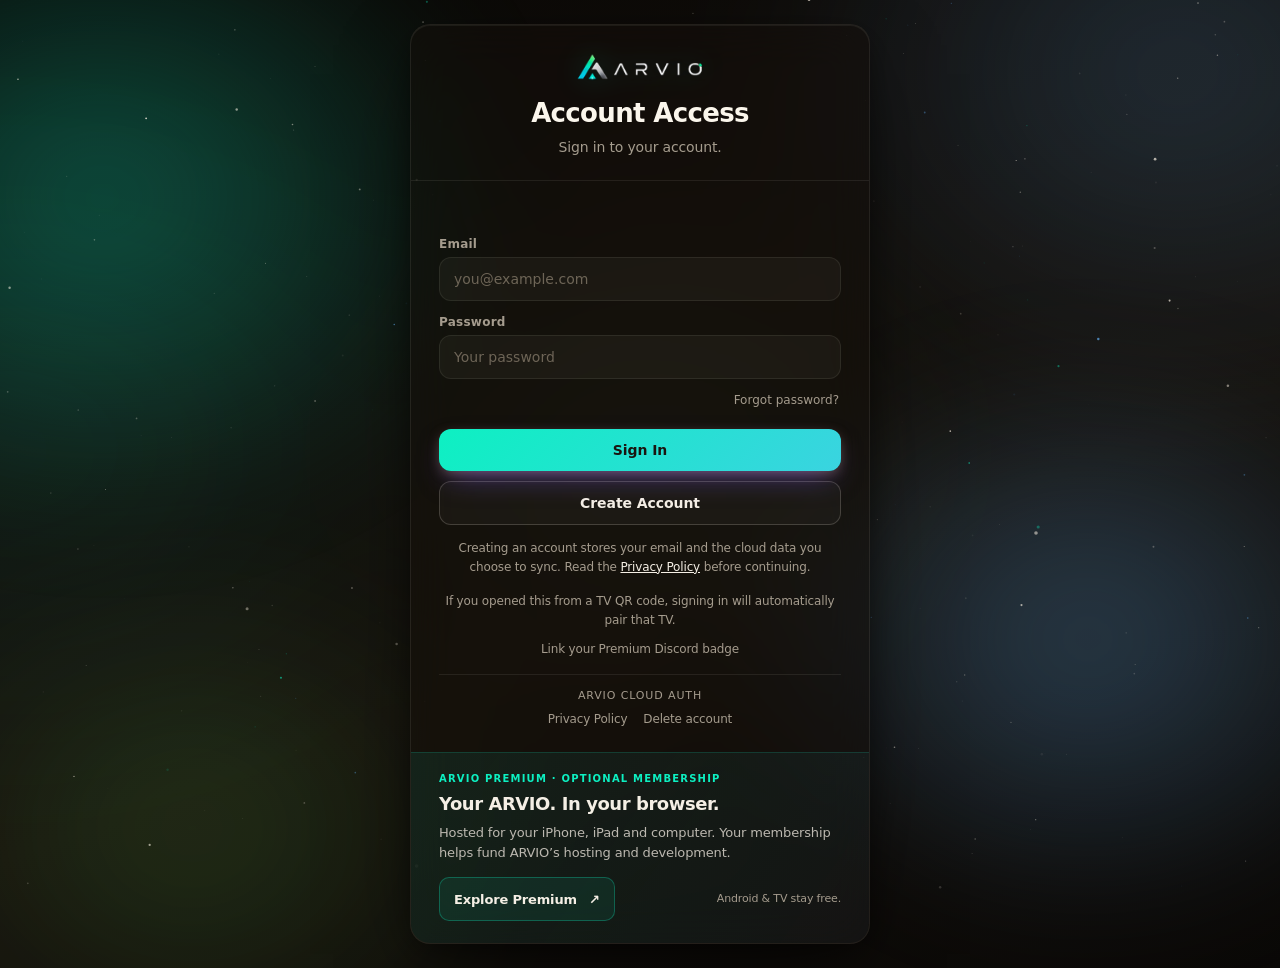
<file: netlify-auth-site/index.html>
<!doctype html>
<html lang="en">
<head>
  <meta charset="utf-8" />
  <meta name="viewport" content="width=device-width, initial-scale=1" />
  <title>ARVIO Account</title>
  <link rel="icon" href="/assets/arvio-icon-512.png" type="image/png">
  <style>
    :root {
      --bg-1: #0a0806;
      --bg-2: #15110c;
      --card: rgba(20, 16, 12, 0.55);
      --line: rgba(255, 245, 230, 0.08);
      --line-strong: rgba(255, 245, 230, 0.18);
      --text: #f5efe5;
      --muted: #a59c8e;
      --accent-1: #0df0c2;
      --accent-2: #67b7ff;
      --field: rgba(255, 245, 230, 0.04);
      --field-focus: rgba(255, 245, 230, 0.07);
      --ok: #6ee7a3;
      --danger: #ff8a76;
    }

    * { box-sizing: border-box; }
    html, body { margin: 0; padding: 0; min-height: 100%; }
    body {
      font-family: "Inter", -apple-system, BlinkMacSystemFont, "Segoe UI", system-ui, sans-serif;
      color: var(--text);
      background: linear-gradient(160deg, var(--bg-1), var(--bg-2) 60%, #0a0806);
      -webkit-font-smoothing: antialiased;
      -moz-osx-font-smoothing: grayscale;
      letter-spacing: -0.01em;
      display: grid;
      place-items: center;
      padding: 24px;
      position: relative;
      overflow-x: hidden;
      min-height: 100vh;
    }

    /* Animated nebula clouds — three drifting layers */
    .nebula {
      position: fixed;
      inset: -20%;
      pointer-events: none;
      z-index: 0;
      filter: blur(60px);
      will-change: transform, opacity;
    }
    .nebula.one {
      background:
        radial-gradient(35% 40% at 20% 30%, rgba(13,240,194,0.30), transparent 65%),
        radial-gradient(30% 35% at 75% 65%, rgba(103,183,255,0.28), transparent 65%);
      animation: drift-a 28s ease-in-out infinite alternate;
    }
    .nebula.two {
      background:
        radial-gradient(40% 45% at 80% 20%, rgba(103,183,255,0.22), transparent 60%),
        radial-gradient(28% 32% at 25% 80%, rgba(117,255,93,0.16), transparent 65%);
      animation: drift-b 36s ease-in-out infinite alternate;
      mix-blend-mode: screen;
      opacity: 0.8;
    }
    .nebula.three {
      background:
        radial-gradient(25% 30% at 50% 50%, rgba(110,231,163,0.10), transparent 70%),
        radial-gradient(40% 40% at 15% 50%, rgba(13,240,194,0.12), transparent 65%);
      animation: drift-c 44s linear infinite;
      mix-blend-mode: screen;
      opacity: 0.6;
    }
    @keyframes drift-a {
      0%   { transform: translate3d(-4%, -2%, 0) rotate(0deg) scale(1); }
      50%  { transform: translate3d(3%, 4%, 0) rotate(8deg) scale(1.1); }
      100% { transform: translate3d(5%, -3%, 0) rotate(-6deg) scale(1.05); }
    }
    @keyframes drift-b {
      0%   { transform: translate3d(3%, 2%, 0) rotate(0deg) scale(1.05); }
      50%  { transform: translate3d(-4%, -3%, 0) rotate(-10deg) scale(1.15); }
      100% { transform: translate3d(-2%, 4%, 0) rotate(7deg) scale(1); }
    }
    @keyframes drift-c {
      from { transform: rotate(0deg) scale(1.1); }
      to   { transform: rotate(360deg) scale(1.1); }
    }

    /* Star canvas — full viewport, above nebulas */
    #stars {
      position: fixed;
      inset: 0;
      width: 100%;
      height: 100%;
      pointer-events: none;
      z-index: 1;
    }

    .shell {
      position: relative;
      z-index: 3;
      width: 100%;
      max-width: 460px;
      border-radius: 20px;
      background: var(--card);
      backdrop-filter: blur(22px) saturate(140%);
      -webkit-backdrop-filter: blur(22px) saturate(140%);
      border: 1px solid var(--line);
      box-shadow:
        0 1px 0 rgba(255,245,230,0.06) inset,
        0 30px 80px -20px rgba(0,0,0,0.7),
        0 8px 30px -8px rgba(0,0,0,0.5);
      overflow: hidden;
      animation: rise 0.6s cubic-bezier(0.2, 0.8, 0.2, 1) both;
    }

    @keyframes rise {
      from { opacity: 0; transform: translateY(10px); }
      to   { opacity: 1; transform: translateY(0); }
    }

    .head {
      padding: 28px 28px 22px;
      border-bottom: 1px solid var(--line);
      text-align: center;
    }

    .brand {
      display: inline-flex;
      align-items: center;
      gap: 10px;
      margin-bottom: 18px;
    }
    .brand-mark {
      width: 44px;
      height: 32px;
      display: block;
      object-fit: contain;
      filter: drop-shadow(0 0 14px rgba(13, 240, 194, 0.24));
    }
    .brand-logo {
      width: 132px;
      height: auto;
      display: block;
      filter: drop-shadow(0 0 14px rgba(13, 240, 194, 0.22));
    }
    .brand-word {
      font-weight: 800;
      letter-spacing: 0.18em;
      font-size: 12px;
      color: rgba(245, 239, 229, 0.82);
    }

    .title {
      margin: 0;
      font-size: 26px;
      line-height: 1.15;
      font-weight: 800;
      letter-spacing: -0.025em;
      color: #fbf6ec;
    }

    .subtitle {
      margin: 8px 0 0;
      color: var(--muted);
      font-size: 14px;
      line-height: 1.5;
    }

    .body { padding: 22px 28px 26px; }

    .pair {
      display: none;
      margin-bottom: 16px;
      padding: 12px 14px;
      border-radius: 12px;
      border: 1px solid rgba(212,165,116,0.35);
      background: linear-gradient(135deg, rgba(212,165,116,0.14), rgba(124,92,255,0.12));
      color: var(--text);
      font-size: 13px;
      align-items: center;
      justify-content: space-between;
      gap: 12px;
    }
    .pair-label { color: var(--muted); font-weight: 500; }
    .pair b { font-family: ui-monospace, "SF Mono", Menlo, monospace; letter-spacing: 0.12em; font-size: 14px; color: #fbf6ec; }

    .status {
      min-height: 18px;
      margin: 2px 0 8px;
      font-size: 13px;
      color: var(--muted);
      transition: color 0.2s ease;
    }
    .status.error { color: var(--danger); }
    .status.ok    { color: var(--ok); }

    .label {
      display: block;
      font-size: 12px;
      font-weight: 600;
      color: var(--muted);
      margin: 14px 0 6px;
      letter-spacing: 0.02em;
    }

    .input {
      width: 100%;
      padding: 13px 14px;
      border-radius: 12px;
      border: 1px solid var(--line);
      outline: none;
      background: var(--field);
      color: var(--text);
      font-family: inherit;
      font-size: 14px;
      transition: border-color 0.18s ease, background 0.18s ease, box-shadow 0.18s ease;
    }
    .input::placeholder { color: #6e6557; }
    .input:hover { border-color: var(--line-strong); }
    .input:focus {
      border-color: rgba(124,92,255,0.6);
      background: var(--field-focus);
      box-shadow: 0 0 0 4px rgba(124,92,255,0.15);
    }

    .actions {
      display: grid;
      gap: 10px;
      margin-top: 18px;
    }

    .btn {
      width: 100%;
      border: 1px solid var(--line-strong);
      background: rgba(255,245,230,0.03);
      color: var(--text);
      border-radius: 12px;
      padding: 13px;
      font-weight: 600;
      font-family: inherit;
      font-size: 14px;
      letter-spacing: -0.005em;
      cursor: pointer;
      transition: transform .14s ease, background .2s ease, box-shadow .2s ease, border-color .2s ease;
    }
    .btn:hover { background: rgba(255,245,230,0.07); border-color: rgba(255,245,230,0.28); }
    .btn:active { transform: translateY(1px); }
    .btn:disabled { opacity: 0.55; cursor: not-allowed; transform: none; }

    .btn.primary {
      position: relative;
      background: linear-gradient(135deg, var(--accent-1), var(--accent-2));
      background-size: 200% 200%;
      color: #1a1510;
      border: 0;
      box-shadow: 0 12px 30px -10px rgba(124,92,255,0.6), 0 4px 14px -4px rgba(212,165,116,0.55);
      animation: shift 8s ease-in-out infinite;
    }
    .btn.primary:hover { box-shadow: 0 16px 36px -10px rgba(124,92,255,0.7), 0 6px 18px -4px rgba(212,165,116,0.6); }

    @keyframes shift {
      0%, 100% { background-position: 0% 50%; }
      50%      { background-position: 100% 50%; }
    }

    .small {
      margin-top: 16px;
      font-size: 12px;
      color: var(--muted);
      line-height: 1.55;
      text-align: center;
    }

    .linkrow {
      margin-top: 10px;
      display: flex;
      justify-content: flex-end;
    }

    .linkbtn {
      border: 0;
      background: transparent;
      color: var(--muted);
      font-family: inherit;
      font-size: 12px;
      font-weight: 500;
      cursor: pointer;
      padding: 4px 2px;
      transition: color 0.18s ease;
    }
    .linkbtn:hover { color: var(--text); }
    .linkbtn:disabled { opacity: 0.55; cursor: not-allowed; }

    .foot {
      margin-top: 18px;
      padding-top: 14px;
      border-top: 1px solid var(--line);
      color: var(--muted);
      font-size: 11px;
      text-align: center;
      letter-spacing: 0.08em;
      text-transform: uppercase;
      font-weight: 500;
    }

    .privacy-link {
      display: block;
      margin-top: 10px;
      color: var(--muted);
      font-size: 12px;
      text-align: center;
      text-decoration: none;
    }

    .privacy-link:hover, .privacy-link:focus-visible { color: var(--text); }

    .privacy-notice {
      margin: 14px 0 0;
      color: var(--muted);
      font-size: 12px;
      line-height: 1.55;
      text-align: center;
    }

    .privacy-notice a { color: var(--text); }

    .privacy-links {
      display: flex;
      justify-content: center;
      gap: 16px;
    }

    .premium-banner {
      padding: 20px 28px 22px;
      border-top: 1px solid rgba(13, 240, 194, 0.16);
      background: linear-gradient(125deg, rgba(13, 240, 194, 0.08), rgba(103, 183, 255, 0.04));
    }
    .premium-eyebrow {
      margin: 0 0 8px;
      color: var(--accent-1);
      font-size: 10px;
      font-weight: 700;
      letter-spacing: 0.12em;
      text-transform: uppercase;
    }
    .premium-title { margin: 0; font-size: 18px; line-height: 1.3; letter-spacing: -0.025em; }
    .premium-copy { margin: 8px 0 14px; color: #bcb8b0; font-size: 13px; line-height: 1.55; }
    .premium-bottom {
      display: flex;
      align-items: center;
      justify-content: space-between;
      flex-wrap: wrap;
      gap: 10px 14px;
    }
    .premium-link {
      display: inline-flex;
      align-items: center;
      gap: 12px;
      min-height: 44px;
      padding: 10px 14px;
      border: 1px solid rgba(13, 240, 194, 0.28);
      border-radius: 10px;
      background: rgba(13, 240, 194, 0.08);
      color: var(--text);
      font-size: 13px;
      font-weight: 600;
      text-decoration: none;
    }
    .premium-link:hover { background: rgba(13, 240, 194, 0.16); }
    .premium-link:focus-visible { outline: 2px solid var(--accent-1); outline-offset: 4px; }
    .premium-note { color: var(--muted); font-size: 11px; line-height: 1.5; }
    .discord-link { margin: 12px 0 0; text-align: center; }

    @media (max-width: 480px) {
      .premium-banner { padding: 18px 22px 20px; }
      .head { padding: 24px 22px 18px; }
      .body { padding: 18px 22px 22px; }
      .title { font-size: 22px; }
    }

    @media (prefers-reduced-motion: reduce) {
      .btn.primary, .shell { animation: none !important; }
    }
  </style>
</head>
<body>
  <div class="nebula one" aria-hidden="true"></div>
  <div class="nebula two" aria-hidden="true"></div>
  <div class="nebula three" aria-hidden="true"></div>
  <canvas id="stars" aria-hidden="true"></canvas>

  <main class="shell">
    <header class="head">
      <div class="brand">
        <img class="brand-logo" src="assets/arvio-wordmark.png" alt="ARVIO">
      </div>
      <h1 class="title">Account Access</h1>
      <p class="subtitle" id="subtitle">Sign in to your account.</p>
    </header>

    <section class="body">
      <div class="pair" id="pairBox">
        <span class="pair-label">Pairing code</span>
        <b id="pairCode"></b>
      </div>
      <div class="status" id="status" role="status"></div>

      <div id="accountForm">
        <label class="label" for="email">Email</label>
        <input class="input" id="email" type="email" autocomplete="email" placeholder="you@example.com" />

        <label class="label" for="password">Password</label>
        <input class="input" id="password" type="password" autocomplete="current-password" placeholder="Your password" />
        <div class="linkrow">
          <button class="linkbtn" id="forgot" type="button">Forgot password?</button>
        </div>

        <div class="actions">
          <button class="btn primary" id="signin">Sign In</button>
          <button class="btn" id="signup">Create Account</button>
          <button class="btn" id="savepass" style="display:none;">Save New Password</button>
        </div>

        <p class="privacy-notice" id="signupNotice">Creating an account stores your email and the cloud data you choose to sync. Read the <a href="https://arvio.tv/privacy" target="_blank" rel="noopener">Privacy Policy</a> before continuing.</p>
      </div>

      <p class="small" id="tvHelp">If you opened this from a TV QR code, signing in will automatically pair that TV.</p>
      <p class="discord-link" id="discordEntry" hidden><a class="privacy-link" href="/?discord=1">Link your Premium Discord badge</a></p>
      <section id="discordClaim" hidden aria-label="Discord Premium badge">
        <button class="btn primary" id="discordConnect" type="button">Link Discord</button>
        <p class="discord-link"><a class="privacy-link" href="/">Back to Account Access</a></p>
      </section>
      <p class="discord-link" id="discordJoin" hidden><a class="premium-link" href="https://discord.gg/UavuEYMfQ4" target="_blank" rel="noopener noreferrer">Join the ARVIO Discord</a></p>
      <div class="foot">ARVIO Cloud Auth</div>
      <div class="privacy-links">
        <a class="privacy-link" href="https://arvio.tv/privacy">Privacy Policy</a>
        <a class="privacy-link" href="/delete-account">Delete account</a>
      </div>
    </section>
    <aside class="premium-banner" aria-labelledby="premium-title">
      <p class="premium-eyebrow">ARVIO Premium · Optional membership</p>
      <h2 class="premium-title" id="premium-title">Your ARVIO. In your browser.</h2>
      <p class="premium-copy">Hosted for your iPhone, iPad and computer. Your membership helps fund ARVIO’s hosting and development.</p>
      <div class="premium-bottom">
        <a class="premium-link" href="https://arvio.tv/premium/" target="_blank" rel="noopener noreferrer">Explore Premium <span aria-hidden="true">↗</span></a>
        <span class="premium-note">Android &amp; TV stay free.</span>
      </div>
    </aside>
  </main>

  <!-- Starfield + shooting-stars -->
  <script>
    (function () {
      const reduce = window.matchMedia && window.matchMedia('(prefers-reduced-motion: reduce)').matches;
      const canvas = document.getElementById('stars');
      const ctx = canvas.getContext('2d');
      let w = 0, h = 0, dpr = 1;
      let stars = [];
      let shootingStars = [];
      let lastShoot = 0;
      let nextShootDelay = 900 + Math.random() * 1800;

      function resize() {
        dpr = Math.min(window.devicePixelRatio || 1, 2);
        w = window.innerWidth;
        h = window.innerHeight;
        canvas.width = w * dpr;
        canvas.height = h * dpr;
        canvas.style.width = w + 'px';
        canvas.style.height = h + 'px';
        ctx.setTransform(dpr, 0, 0, dpr, 0, 0);
        seedStars();
      }

      function seedStars() {
        const density = 0.00022; // stars per px²
        const count = Math.max(120, Math.min(420, Math.floor(w * h * density)));
        stars = new Array(count).fill(0).map(() => {
          // 3 parallax layers — back is dim/slow, front is bright/fast
          const layerR = Math.random();
          let depth, sizeMul, alphaMul, speed;
          if (layerR < 0.55) { depth = 0; sizeMul = 0.7; alphaMul = 0.7; speed = 0.12; }
          else if (layerR < 0.88) { depth = 1; sizeMul = 1.0; alphaMul = 0.9; speed = 0.30; }
          else { depth = 2; sizeMul = 1.5; alphaMul = 1.1; speed = 0.65; }

          // Mostly horizontal flow with slight vertical wobble — feels like a slow drift
          const angle = Math.PI + (Math.random() - 0.5) * 0.6; // mostly leftward
          return {
            x: Math.random() * w,
            y: Math.random() * h,
            r: (Math.random() * 1.0 + 0.3) * sizeMul,
            baseA: (0.35 + Math.random() * 0.55) * alphaMul,
            twinkleSpeed: 0.5 + Math.random() * 2.0,
            twinklePhase: Math.random() * Math.PI * 2,
            vx: Math.cos(angle) * speed,
            vy: Math.sin(angle) * speed,
            depth,
            tint: Math.random() < 0.20
              ? (Math.random() < 0.5 ? '13,240,194' : '103,183,255')
              : '255,245,230'
          };
        });
      }

      function spawnShootingStar() {
        // Diagonal: top-right to bottom-left, with some variety
        const fromTop = Math.random() < 0.7;
        const startX = fromTop ? Math.random() * w * 0.9 + w * 0.05 : w + 20;
        const startY = fromTop ? -20 : Math.random() * h * 0.4;
        const angle = (Math.PI / 4) + (Math.random() * 0.25 - 0.125); // ~45° down-left
        const speed = 9 + Math.random() * 6;
        shootingStars.push({
          x: startX,
          y: startY,
          vx: -Math.cos(angle) * speed,
          vy: Math.sin(angle) * speed,
          life: 0,
          maxLife: 70 + Math.random() * 40,
          length: 120 + Math.random() * 120
        });
      }

      function tick(ts) {
        ctx.clearRect(0, 0, w, h);

        // Twinkling stars
        const t = ts / 1000;
        for (let i = 0; i < stars.length; i++) {
          const s = stars[i];
          s.x += s.vx;
          s.y += s.vy;
          if (s.x < -2) s.x = w + 2; else if (s.x > w + 2) s.x = -2;
          if (s.y < -2) s.y = h + 2; else if (s.y > h + 2) s.y = -2;

          const a = s.baseA * (0.55 + 0.45 * Math.sin(t * s.twinkleSpeed + s.twinklePhase));
          ctx.beginPath();
          ctx.fillStyle = `rgba(${s.tint}, ${a})`;
          ctx.arc(s.x, s.y, s.r, 0, Math.PI * 2);
          ctx.fill();
        }

        // Shooting stars
        if (!reduce) {
          if (ts - lastShoot > nextShootDelay) {
            spawnShootingStar();
            // Sometimes a quick double for visual interest
            if (Math.random() < 0.25) setTimeout(spawnShootingStar, 220 + Math.random() * 320);
            lastShoot = ts;
            nextShootDelay = 1100 + Math.random() * 2600;
          }
          for (let i = shootingStars.length - 1; i >= 0; i--) {
            const s = shootingStars[i];
            s.x += s.vx;
            s.y += s.vy;
            s.life++;

            const fade = Math.max(0, 1 - s.life / s.maxLife);
            const tx = s.x - s.vx * (s.length / Math.hypot(s.vx, s.vy));
            const ty = s.y - s.vy * (s.length / Math.hypot(s.vx, s.vy));

            const grad = ctx.createLinearGradient(s.x, s.y, tx, ty);
            grad.addColorStop(0, `rgba(255,245,230,${0.95 * fade})`);
            grad.addColorStop(0.4, `rgba(13,240,194,${0.55 * fade})`);
            grad.addColorStop(1, 'rgba(13,240,194,0)');
            ctx.strokeStyle = grad;
            ctx.lineWidth = 1.6;
            ctx.beginPath();
            ctx.moveTo(s.x, s.y);
            ctx.lineTo(tx, ty);
            ctx.stroke();

            // Bright head
            ctx.beginPath();
            ctx.fillStyle = `rgba(255,245,230,${fade})`;
            ctx.arc(s.x, s.y, 1.6, 0, Math.PI * 2);
            ctx.fill();

            if (s.life > s.maxLife || s.x < -50 || s.y > h + 50) {
              shootingStars.splice(i, 1);
            }
          }
        }

        requestAnimationFrame(tick);
      }

      window.addEventListener('resize', resize, { passive: true });
      resize();
      requestAnimationFrame(tick);
    })();
  </script>

  <script type="module">
    const APP_ANON_KEY = "eyJhbGciOiJIUzI1NiIsInR5cCI6IkpXVCJ9.eyJpc3MiOiJzdXBhYmFzZSIsInJlZiI6InpyZHd2b3J0Y2Zub3lrbHR6dXFmIiwicm9sZSI6ImFub24iLCJpYXQiOjE3NjY3NDU4NzMsImV4cCI6MjA4MjMyMTg3M30.YfKZbSwxGs6_xMd6jkDtn1PKkfuyOHo9qVhUvFRddGU";

    const FUNCTION_BASE = "/.netlify/functions";
    const qs = new URLSearchParams(window.location.search);
    const pairCode = (qs.get("code") || "").trim();
    const redirectUri = (qs.get("redirect_uri") || "").trim();

    function isValidRedirectUri(uri) {
      if (!uri) return false;
      try {
        const url = new URL(uri);
        const isLocal =
          (url.protocol === "http:" || url.protocol === "https:") &&
          (url.hostname === "localhost" || url.hostname === "127.0.0.1");
        const isArvioDomain =
          url.protocol === "https:" &&
          (url.hostname === "arvio.tv" || url.hostname.endsWith(".arvio.tv"));
        const isArvioWebPreview =
          url.protocol === "https:" &&
          (url.hostname === "arvio-web.netlify.app" ||
            url.hostname.endsWith("--arvio-web.netlify.app"));

        return !url.username && !url.password && (isLocal || isArvioDomain || isArvioWebPreview);
      } catch {
        return false;
      }
    }

    const statusEl = document.getElementById("status");
    const subtitleEl = document.getElementById("subtitle");
    const pairBox = document.getElementById("pairBox");
    const pairCodeEl = document.getElementById("pairCode");
    const emailEl = document.getElementById("email");
    const passEl = document.getElementById("password");
    const signInBtn = document.getElementById("signin");
    const signUpBtn = document.getElementById("signup");
    const savePassBtn = document.getElementById("savepass");
    const forgotBtn = document.getElementById("forgot");
    const hashParams = new URLSearchParams((window.location.hash || "").replace(/^#/, ""));
    const queryMode = (qs.get("mode") || "").trim().toLowerCase();
    const setupToken = (qs.get("token") || "").trim();
    const hashType = (hashParams.get("type") || "").trim().toLowerCase();
    const isRecoveryMode = queryMode === "recovery" || hashType === "recovery";
    const isPasswordSetupMode = queryMode === "set-password" && !!setupToken;
    const standaloneAccount = !pairCode && !redirectUri && !isRecoveryMode && !isPasswordSetupMode;
    const badgeMessages = {
      linked: "Your Discord account is linked and your Premium User badge is active.",
      join: "Join the ARVIO Discord, then sign in here and link Discord again to claim your badge.",
      inactive: "Your ARVIO account needs active Premium to claim the badge. If you already paid, check that your payment is linked to this ARVIO account.",
      conflict: "This Discord account is already linked to another ARVIO account. Sign in with that account or try another Discord account.",
      error: "We couldn’t link Discord. Sign in and try again.",
    };
    const badgeResult = qs.get("discord_badge");
    const hasBadgeResult = Object.hasOwn(badgeMessages, badgeResult);
    const isDiscordMode = standaloneAccount && (qs.get("discord") === "1" || hasBadgeResult);
    const discordClaim = document.getElementById("discordClaim");
    const discordConnect = document.getElementById("discordConnect");
    let discordAccessToken = "";

    function setStatus(msg, type = "") {
      statusEl.textContent = msg || "";
      statusEl.className = `status ${type}`.trim();
    }

    function setBusy(on) {
      signInBtn.disabled = on;
      signUpBtn.disabled = on;
      savePassBtn.disabled = on;
      forgotBtn.disabled = on;
    }

    const EMAIL_RE = /^[A-Z0-9._%+-]+@[A-Z0-9.-]+\.[A-Z]{2,63}$/i;
    const BLOCKED_EMAIL_DOMAINS = new Set([
      "10minutemail.com",
      "20minutemail.com",
      "dispostable.com",
      "emailondeck.com",
      "example.com",
      "example.net",
      "example.org",
      "fakeinbox.com",
      "getnada.com",
      "grr.la",
      "guerrillamail.biz",
      "guerrillamail.de",
      "guerrillamail.info",
      "guerrillamail.org",
      "maildrop.cc",
      "moakt.com",
      "sharklasers.com",
      "tempmailo.com",
      "trashmail.com",
      "invalid",
      "localhost",
      "mailinator.com",
      "guerrillamail.com",
      "guerrillamail.net",
      "10minutemail.com",
      "tempmail.com",
      "temp-mail.org",
      "yopmail.com"
    ]);
    const BLOCKED_EMAIL_DOMAIN_FRAGMENTS = [
      "10minutemail",
      "disposable",
      "fakeinbox",
      "guerrillamail",
      "maildrop",
      "mailinator",
      "tempmail",
      "temp-mail",
      "trashmail",
      "yopmail"
    ];
    const BLOCKED_SIGNUP_LOCAL_PARTS = new Set([
      "asdf",
      "example",
      "fake",
      "invalid",
      "no-reply",
      "none",
      "noreply",
      "null",
      "qwerty",
      "test"
    ]);
    const EMAIL_SEND_COOLDOWN_MS = 5 * 60 * 1000;

    function normalizeEmail(value) {
      return String(value || "").trim().toLowerCase();
    }

    function validateEmail(value, rejectDisposable = true) {
      const email = normalizeEmail(value);
      if (!email) return "Email is required.";
      if (email.length > 254 || !EMAIL_RE.test(email)) return "Enter a valid email address.";
      if ((email.match(/@/g) || []).length !== 1) return "Enter a valid email address.";

      const [localPart, domain = ""] = email.split("@");
      if (!localPart || !domain) return "Use a real email address.";
      if (localPart.length > 64 || localPart.startsWith(".") || localPart.endsWith(".") || localPart.includes("..")) {
        return "Enter a valid email address.";
      }

      const domainLabels = domain.split(".");
      if (domainLabels.length < 2 || domainLabels.some(part => !part || part.length > 63)) {
        return "Enter a valid email address.";
      }
      if (domainLabels.some(part => part.startsWith("-") || part.endsWith("-"))) {
        return "Enter a valid email address.";
      }
      if (/^\d+$/.test(domainLabels[domainLabels.length - 1])) {
        return "Enter a valid email address.";
      }

      const blockedDomain = BLOCKED_EMAIL_DOMAINS.has(domain) ||
        BLOCKED_EMAIL_DOMAIN_FRAGMENTS.some(fragment => domain.includes(fragment));
      if (rejectDisposable && BLOCKED_SIGNUP_LOCAL_PARTS.has(localPart)) return "Use a real email address.";
      if (rejectDisposable && blockedDomain) return "Use a real email address.";
      if (
        rejectDisposable &&
        (
          domain.endsWith(".example") ||
          domain.endsWith(".invalid") ||
          domain.endsWith(".localhost") ||
          domain.endsWith(".local") ||
          domain.endsWith(".test")
        )
      ) {
        return "Use a real email address.";
      }
      return "";
    }

    function requireValidEmail(value, rejectDisposable = true) {
      const message = validateEmail(value, rejectDisposable);
      if (message) throw new Error(message);
      return normalizeEmail(value);
    }

    function emailSendCooldownKey(action, email) {
      return `arvio:${action}:${normalizeEmail(email)}`;
    }

    function assertEmailSendCooldown(action, email) {
      const key = emailSendCooldownKey(action, email);
      const last = Number(window.localStorage.getItem(key) || "0");
      const remaining = EMAIL_SEND_COOLDOWN_MS - (Date.now() - last);
      if (remaining > 0) {
        throw new Error(`Please wait ${Math.ceil(remaining / 1000)}s before requesting another email.`);
      }
    }

    function markEmailSent(action, email) {
      const key = emailSendCooldownKey(action, email);
      window.localStorage.setItem(key, String(Date.now()));
    }

    function applyRecoveryModeUi() {
      subtitleEl.textContent = "Set a new password for your account.";
      pairBox.style.display = "none";
      signInBtn.style.display = "none";
      signUpBtn.style.display = "none";
      forgotBtn.style.display = "none";
      savePassBtn.style.display = "block";
      emailEl.style.display = "none";
      document.querySelector('label[for="email"]').style.display = "none";
      passEl.placeholder = "New password (min 6 characters)";
      passEl.autocomplete = "new-password";
    }

    if (pairCode) {
      subtitleEl.textContent = "Sign in to pair your TV device.";
      pairBox.style.display = "flex";
      pairCodeEl.textContent = pairCode;
    }
    if (isRecoveryMode || isPasswordSetupMode) applyRecoveryModeUi();
    if (standaloneAccount && !isDiscordMode) document.getElementById("discordEntry").hidden = false;
    if (isDiscordMode) {
      document.querySelector("h1").textContent = "Premium Discord badge";
      subtitleEl.textContent = "Sign in with the ARVIO account that has Premium. Both monthly memberships and 12-month passes qualify.";
      document.getElementById("tvHelp").hidden = true;
      signUpBtn.hidden = true;
      document.getElementById("signupNotice").hidden = true;
      if (hasBadgeResult) {
        setStatus(badgeMessages[badgeResult], badgeResult === "linked" ? "ok" : badgeResult === "join" ? "" : "error");
        document.getElementById("discordJoin").hidden = badgeResult !== "join";
        if (badgeResult === "linked") {
          document.getElementById("accountForm").hidden = true;
          subtitleEl.textContent = "You can return to the ARVIO server to see your badge.";
        }
      }
    }

    discordConnect.onclick = async () => {
      discordConnect.disabled = true;
      setStatus("Checking your Premium access…");
      try {
        const response = await fetch(`${FUNCTION_BASE}/discord-premium-start`, {
          method: "POST",
          headers: { Authorization: `Bearer ${discordAccessToken}` },
        });
        if (response.status === 503) throw new Error("Discord linking is temporarily unavailable. Please try again later.");
        if (response.status === 403) throw new Error(badgeMessages.inactive);
        if (response.status === 401) {
          discordAccessToken = "";
          discordClaim.hidden = true;
          document.getElementById("accountForm").hidden = false;
          subtitleEl.textContent = "Sign in again to claim your Discord badge.";
          emailEl.focus();
          throw new Error("Your sign-in session expired.");
        }
        if (!response.ok) throw new Error(badgeMessages.error);
        const { authorizeUrl } = await response.json().catch(() => ({}));
        const url = new URL(authorizeUrl);
        if (url.origin !== "https://discord.com" || url.username || url.password ||
            !["/oauth2/authorize", "/api/oauth2/authorize"].includes(url.pathname)) {
          throw new Error(badgeMessages.error);
        }
        window.location.assign(url.href);
      } catch (error) {
        setStatus(error instanceof TypeError ? badgeMessages.error : error.message, "error");
        discordConnect.disabled = false;
      }
    };

    async function approveTvViaServer(email, password) {
      if (!pairCode) return;
      const normalizedEmail = requireValidEmail(email, false);
      const resp = await fetch(`${FUNCTION_BASE}/tv-auth-web`, {
        method: "POST",
        headers: {
          "Content-Type": "application/json",
          apikey: APP_ANON_KEY,
          Authorization: `Bearer ${APP_ANON_KEY}`,
        },
        body: JSON.stringify({
          action: "signin",
          code: pairCode,
          email: normalizedEmail,
          password
        })
      });
      const json = await resp.json().catch(() => ({}));
      if (!resp.ok) throw new Error(json.error || "TV pairing failed");
    }

    async function signUpAndPairViaServer(email, password) {
      if (!pairCode) return;
      const normalizedEmail = requireValidEmail(email);
      assertEmailSendCooldown("signup", normalizedEmail);
      const resp = await fetch(`${FUNCTION_BASE}/tv-auth-complete`, {
        method: "POST",
        headers: {
          "Content-Type": "application/json",
          apikey: APP_ANON_KEY,
          Authorization: `Bearer ${APP_ANON_KEY}`,
        },
        body: JSON.stringify({
          code: pairCode,
          email: normalizedEmail,
          password,
          intent: "signup"
        })
      });
      const json = await resp.json().catch(() => ({}));
      if (!resp.ok) throw new Error(json.error || "Account creation or TV pairing failed");
      markEmailSent("signup", normalizedEmail);
    }

    async function createAccountViaServer(email, password) {
      const normalizedEmail = requireValidEmail(email);
      assertEmailSendCooldown("signup", normalizedEmail);
      const resp = await fetch(`${FUNCTION_BASE}/cloud-auth-email`, {
        method: "POST",
        headers: {
          "Content-Type": "application/json",
          apikey: APP_ANON_KEY,
          Authorization: `Bearer ${APP_ANON_KEY}`,
        },
        body: JSON.stringify({
          email: normalizedEmail,
          password
        })
      });
      const json = await resp.json().catch(() => ({}));
      if (!resp.ok) throw new Error(json.error || "Account creation failed");
      if (!json.access_token || !json.refresh_token) {
        throw new Error("Account created but sign-in response was incomplete.");
      }
      markEmailSent("signup", normalizedEmail);
      return { email: normalizedEmail, tokens: json };
    }

    async function signInEmail() {
      const email = requireValidEmail(emailEl.value, false);
      const password = passEl.value;
      if (!password) throw new Error("Password is required.");
      const resp = await fetch(`${FUNCTION_BASE}/auth-login`, {
        method: "POST",
        headers: {
          "Content-Type": "application/json",
          apikey: APP_ANON_KEY,
          Authorization: `Bearer ${APP_ANON_KEY}`,
        },
        body: JSON.stringify({ email, password })
      });
      const json = await resp.json().catch(() => ({}));
      if (!resp.ok) {
        let setupHint = "";
        if (json.code === "password_setup_required") {
          if (json.email_sent) {
            setupHint = " We sent you an email to create your new ARVIO Cloud password.";
          } else if (json.setup_error) {
            setupHint = ` Password setup email could not be sent: ${json.setup_error}`;
          } else {
            setupHint = " Use Forgot password to create your new ARVIO Cloud password.";
          }
        }
        throw new Error((json.error || "Sign in failed") + setupHint);
      }
      return { email, password, tokens: json };
    }

    async function signUpEmail() {
      const email = requireValidEmail(emailEl.value);
      const password = passEl.value;
      if (!password) throw new Error("Password is required.");
      if (password.length < 6) throw new Error("Password must be at least 6 characters.");
      return await createAccountViaServer(email, password);
    }

    async function sendPasswordReset() {
      const email = requireValidEmail(emailEl.value, false);
      assertEmailSendCooldown("reset", email);
      const resp = await fetch(`${FUNCTION_BASE}/cloud-auth-reset`, {
        method: "POST",
        headers: {
          "Content-Type": "application/json",
          apikey: APP_ANON_KEY,
          Authorization: `Bearer ${APP_ANON_KEY}`,
        },
        body: JSON.stringify({
          email
        })
      });
      const json = await resp.json().catch(() => ({}));
      if (!resp.ok) throw new Error(json.error || "Password reset failed");
      if (!json.account_exists) {
        throw new Error("No ARVIO Cloud account was found for this email.");
      }
      if (!json.email_sent) {
        throw new Error("Account found, but the password email could not be sent. Please try again in a minute.");
      }
      markEmailSent("reset", email);
      return { ...json, email };
    }

    async function saveNewPassword() {
      const password = passEl.value;
      if (!password || password.length < 6) throw new Error("Password must be at least 6 characters.");
      if (setupToken) {
        const resp = await fetch(`${FUNCTION_BASE}/auth-password-complete`, {
          method: "POST",
          headers: { "Content-Type": "application/json" },
          body: JSON.stringify({ token: setupToken, password })
        });
        const json = await resp.json().catch(() => ({}));
        if (!resp.ok) throw new Error(json.error || "Password setup failed");
        return;
      }
      throw new Error("This password link is no longer valid. Request a new reset email.");
    }

    signInBtn.onclick = async () => {
      try {
        setBusy(true);
        setStatus("Signing in...");
        const creds = await signInEmail();
        if (isDiscordMode) {
          discordAccessToken = creds.tokens.access_token;
          if (!discordAccessToken) throw new Error("Sign in failed. Please try again.");
          passEl.value = "";
          document.getElementById("accountForm").hidden = true;
          document.getElementById("discordJoin").hidden = true;
          subtitleEl.textContent = "Connect the Discord account you use in the ARVIO server.";
          setStatus("");
          discordClaim.hidden = false;
          discordConnect.focus();
          return;
        }
        if (pairCode) {
          await approveTvViaServer(creds.email, creds.password);
        }
        setStatus(pairCode ? "TV paired. Redirecting..." : "Signed in. Redirecting...", "ok");
        setTimeout(() => {
          if (isValidRedirectUri(redirectUri)) {
            const url = new URL(redirectUri);
            url.hash = `access_token=${creds.tokens.access_token}&refresh_token=${creds.tokens.refresh_token}&email=${encodeURIComponent(creds.email)}&expires_in=${creds.tokens.expires_in || 3600}`;
            window.location.href = url.toString();
          } else {
            window.location.href = "https://arvio.tv";
          }
        }, 900);
      } catch (err) {
        setStatus(err.message || String(err), "error");
      } finally {
        setBusy(false);
      }
    };

    signUpBtn.onclick = async () => {
      try {
        setBusy(true);
        const email = requireValidEmail(emailEl.value);
        const password = passEl.value;
        if (!password) throw new Error("Password is required.");
        if (password.length < 6) throw new Error("Password must be at least 6 characters.");

        if (pairCode) {
          setStatus("Creating account and pairing TV...");
          await signUpAndPairViaServer(email, password);
          setStatus("Account created and TV paired. Redirecting...", "ok");
          setTimeout(() => { window.location.href = "https://arvio.tv"; }, 1200);
          return;
        }

        setStatus("Creating account...");
        const creds = await signUpEmail();
        if (pairCode) {
          await approveTvViaServer(email, password);
        }
        setStatus(pairCode ? "Account created and TV paired. Redirecting..." : "Account created. Redirecting...", "ok");
        setTimeout(() => {
          if (isValidRedirectUri(redirectUri)) {
            const url = new URL(redirectUri);
            url.hash = `access_token=${creds.tokens.access_token}&refresh_token=${creds.tokens.refresh_token}&email=${encodeURIComponent(creds.email)}&expires_in=${creds.tokens.expires_in || 3600}`;
            window.location.href = url.toString();
          } else {
            window.location.href = "https://arvio.tv";
          }
        }, 1200);
      } catch (err) {
        const msg = err.message || String(err);
        const lower = msg.toLowerCase();
        if (lower.includes("email") && lower.includes("confirm")) {
          setStatus("Account created. Check your email, then sign in.", "ok");
        } else if (lower.includes("already exists")) {
          setStatus("An account with this email already exists — use Sign In instead.", "error");
        } else if (lower.includes("real email")) {
          setStatus("Please use a real, personal email address (temporary/placeholder addresses aren't allowed).", "error");
        } else if (lower.includes("valid email")) {
          setStatus("That email address doesn't look valid — please check for typos.", "error");
        } else {
          setStatus(msg, "error");
        }
      } finally {
        setBusy(false);
      }
    };

    forgotBtn.onclick = async () => {
      try {
        setBusy(true);
        setStatus("Sending new password email...");
        const result = await sendPasswordReset();
        setStatus(`New password email sent to ${result.email}. Check your inbox and spam folder.`, "ok");
      } catch (err) {
        setStatus(err.message || String(err), "error");
      } finally {
        setBusy(false);
      }
    };

    savePassBtn.onclick = async () => {
      try {
        setBusy(true);
        setStatus("Saving new password...");
        await saveNewPassword();
        setStatus("Password updated. Redirecting to sign in...", "ok");
        setTimeout(() => { window.location.href = "https://auth.arvio.tv/"; }, 1200);
      } catch (err) {
        setStatus(err.message || String(err), "error");
      } finally {
        setBusy(false);
      }
    };

    // Keep first interaction explicit to avoid showing premature pairing errors.
  </script>
</body>
</html>
</file>
